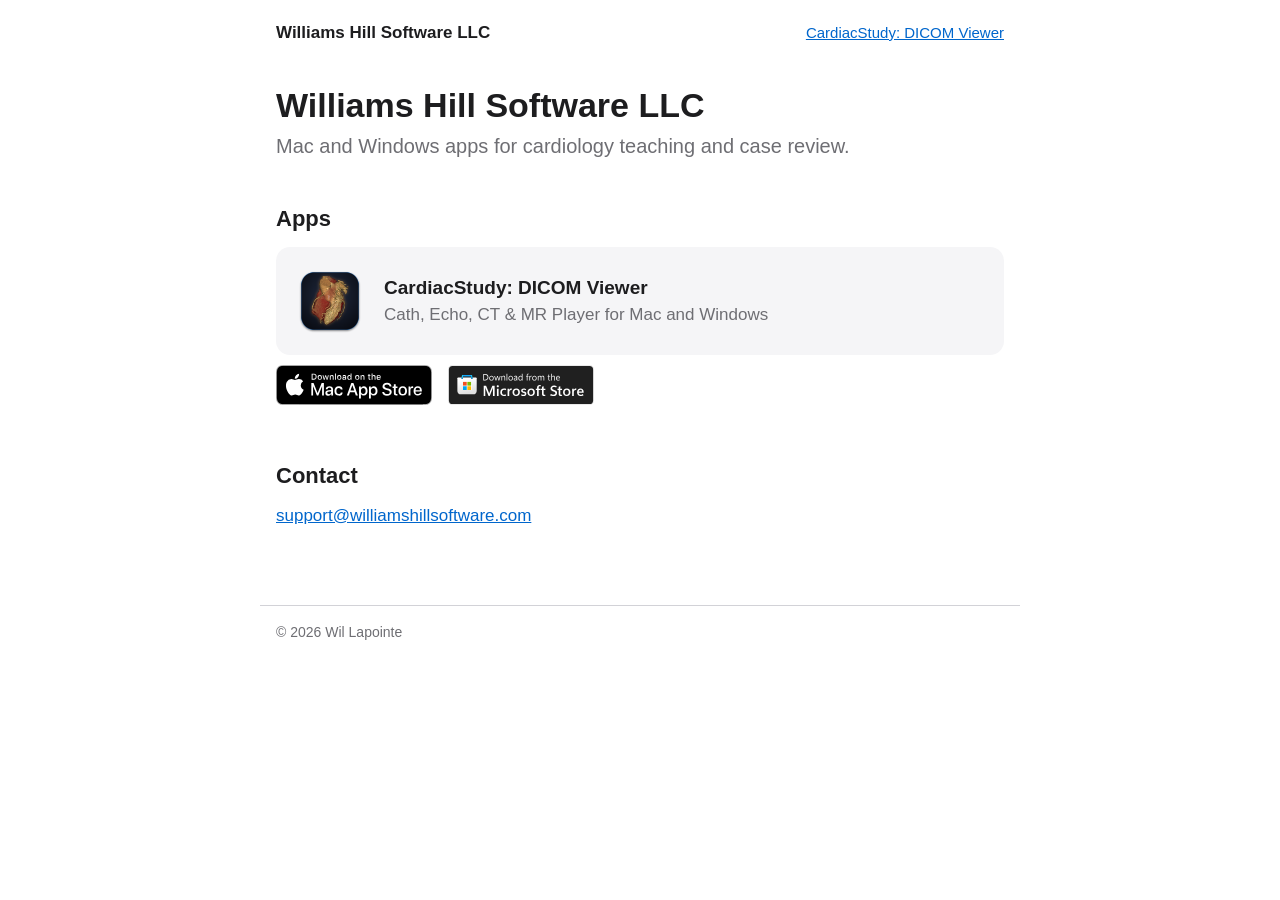
<file: index.html>
<!doctype html>
<html lang="en">
<head>
<meta charset="utf-8">
<meta name="viewport" content="width=device-width, initial-scale=1">
<title>Williams Hill Software LLC</title>
<meta name="description" content="Williams Hill Software LLC makes Mac and Windows apps for cardiology teaching and case review.">
<link rel="stylesheet" href="/site.css">
<link rel="icon" href="/cardiacstudy-player/icon.png">
</head>
<body>
<header class="site">
  <a class="brand" href="/">Williams Hill Software LLC</a>
  <nav><a href="/cardiacstudy-player/">CardiacStudy: DICOM Viewer</a></nav>
</header>
<main>
  <h1>Williams Hill Software LLC</h1>
  <p class="lede">Mac and Windows apps for cardiology teaching and case review.</p>

  <h2>Apps</h2>
  <a class="card" href="/cardiacstudy-player/">
    <img src="/cardiacstudy-player/icon.png" alt="">
    <div>
      <strong>CardiacStudy: DICOM Viewer</strong>
      <span>Cath, Echo, CT &amp; MR Player for Mac and Windows</span>
    </div>
  </a>
  <div class="badges">
    <a class="store-badge" href="https://apps.apple.com/app/id6824492948">
      <picture>
        <source srcset="/badges/mac-app-store-white.svg" media="(prefers-color-scheme: dark)">
        <img src="/badges/mac-app-store-black.svg" alt="Download on the Mac App Store" width="156" height="40">
      </picture>
    </a>
    <a class="store-badge" href="https://apps.microsoft.com/detail/9NCS1WJT41L2">
      <picture>
        <source srcset="/badges/microsoft-store-light.svg" media="(prefers-color-scheme: dark)">
        <img src="/badges/microsoft-store-dark.svg" alt="Get it from Microsoft" width="147" height="40">
      </picture>
    </a>
  </div>

  <h2>Contact</h2>
  <p><a href="mailto:support@williamshillsoftware.com">support@williamshillsoftware.com</a></p>
</main>
<footer>© 2026 Wil Lapointe</footer>
</body>
</html>
</file>
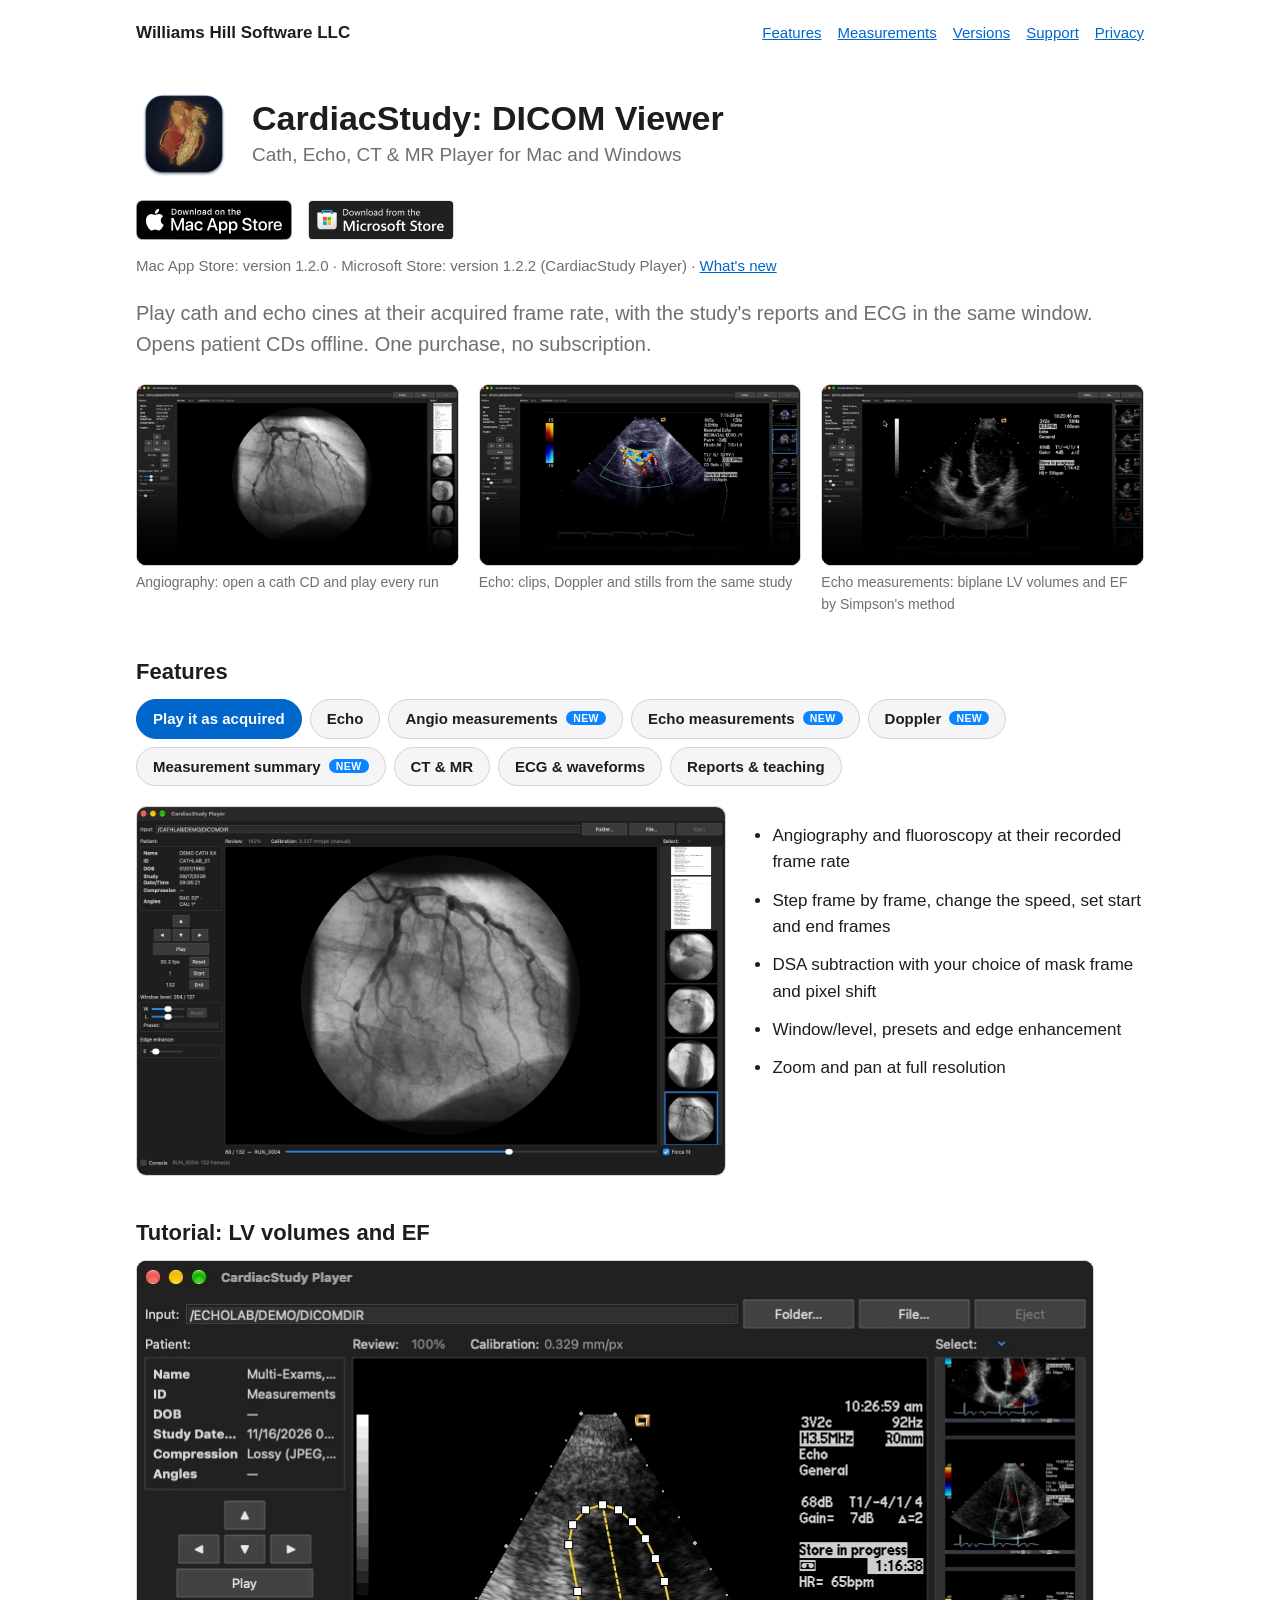
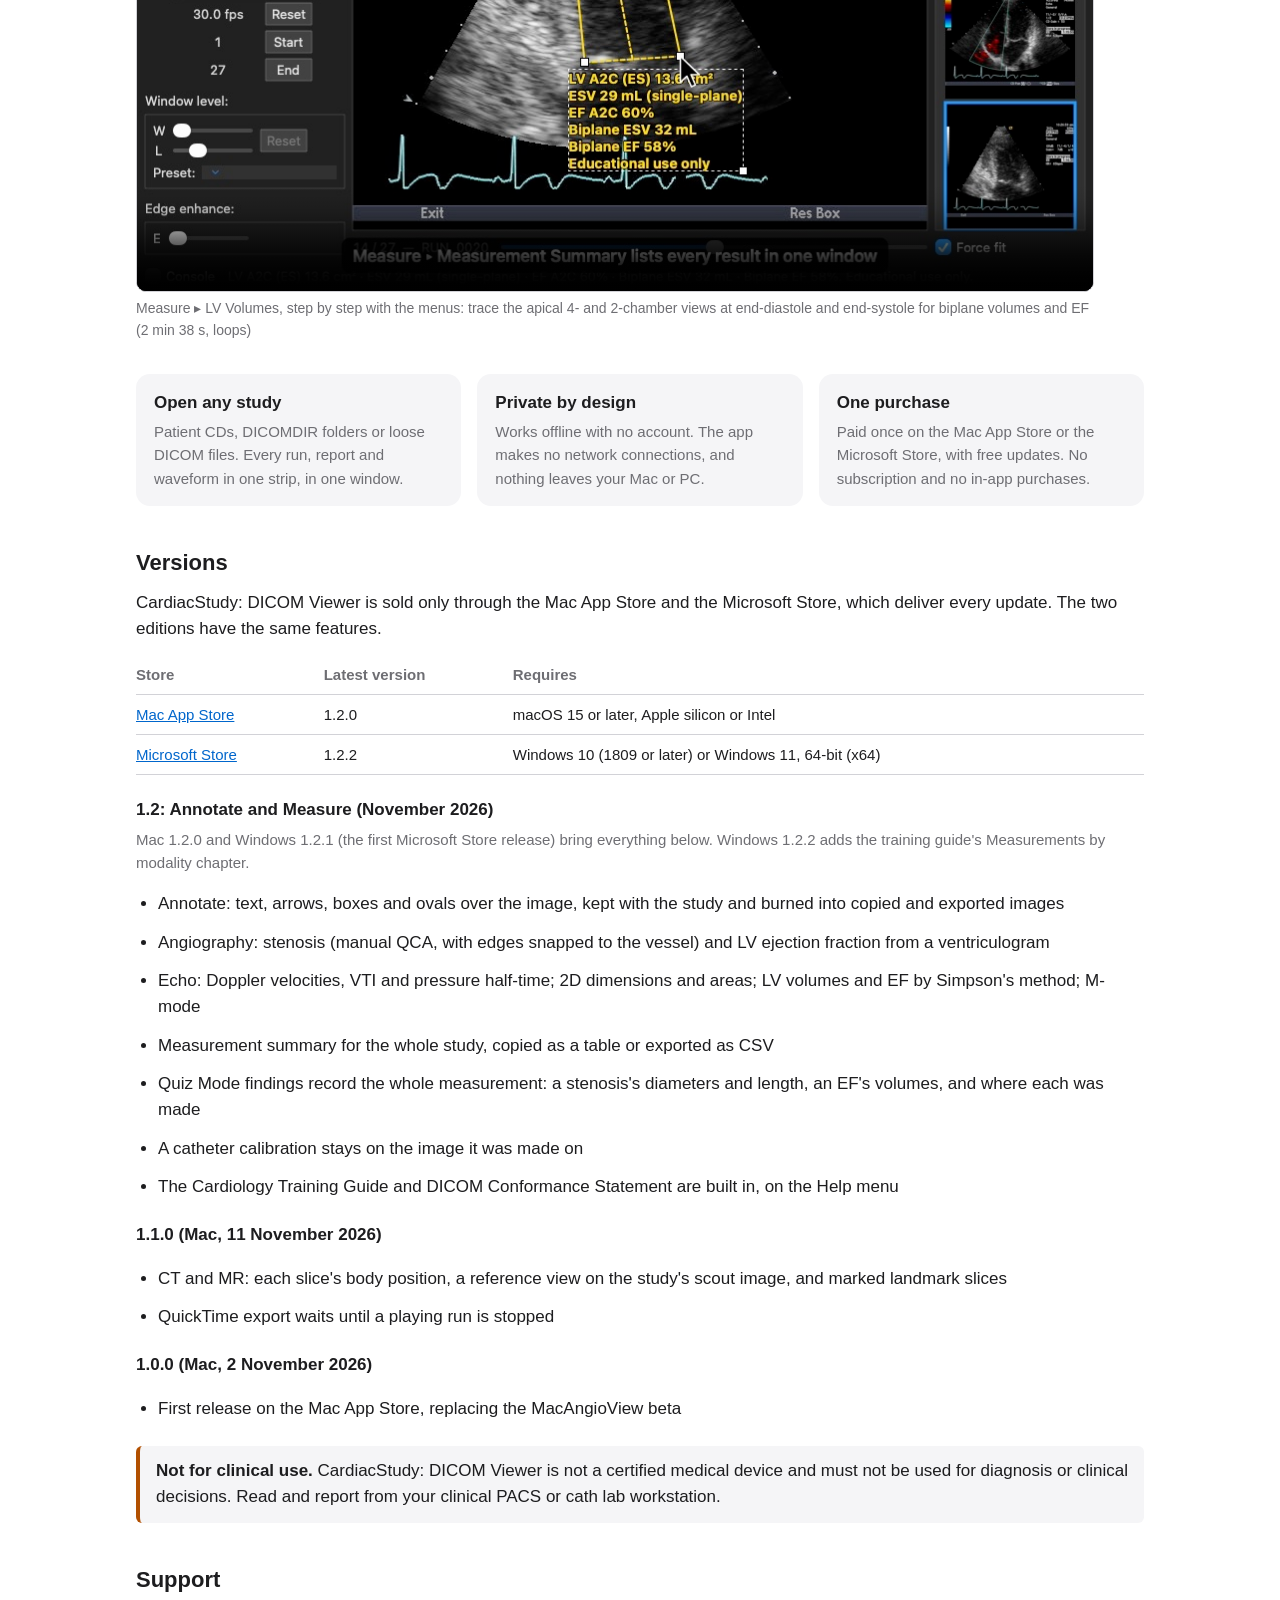
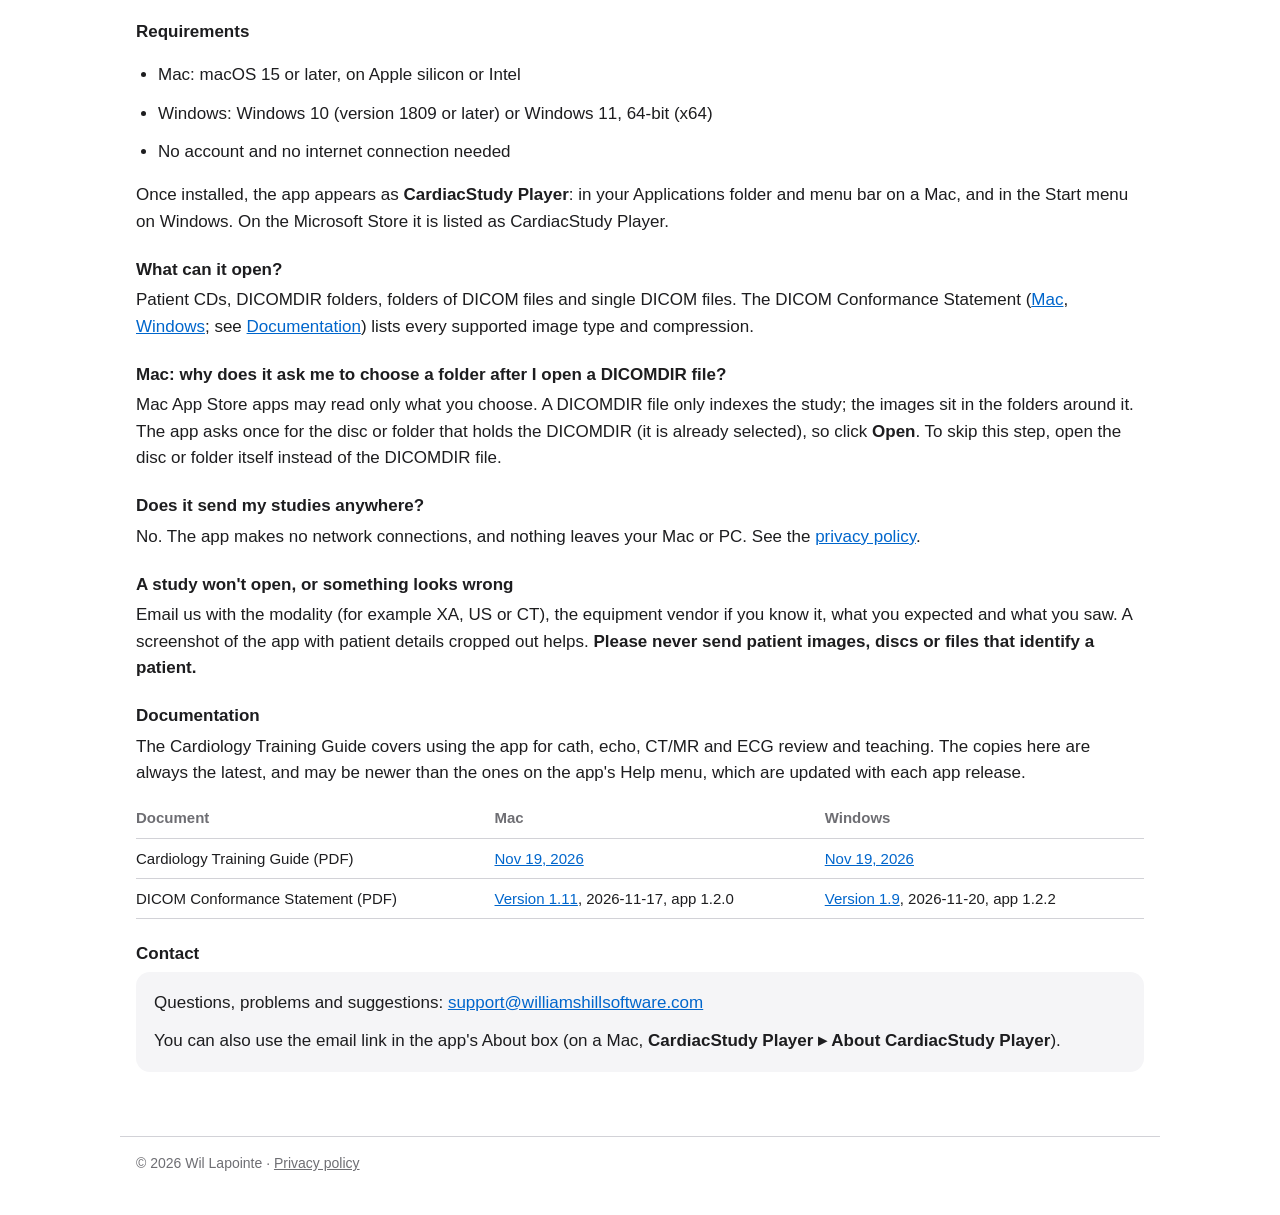
<file: cardiacstudy-player/index.html>
<!doctype html>
<html lang="en">
<head>
<meta charset="utf-8">
<meta name="viewport" content="width=device-width, initial-scale=1">
<title>CardiacStudy: DICOM Viewer — Cath, Echo, CT &amp; MR Player for Mac and Windows</title>
<meta name="description" content="CardiacStudy: DICOM Viewer is a DICOM viewer for Mac and Windows for cath, echo, cardiac CT/MR and ECG studies: cines at their acquired frame rate, reports and ECG alongside, measurements and Quiz Mode for teaching. Offline, one purchase on the Mac App Store or the Microsoft Store.">
<link rel="stylesheet" href="/site.css">
<link rel="icon" href="/cardiacstudy-player/icon.png">
</head>
<body class="wide">
<header class="site">
  <a class="brand" href="/">Williams Hill Software LLC</a>
  <nav><a href="#features">Features</a><a href="/cardiacstudy-player/measurements.html">Measurements</a><a href="#versions">Versions</a><a href="#support">Support</a><a href="/cardiacstudy-player/privacy.html">Privacy</a></nav>
</header>
<main>
  <div class="app-head">
    <img src="/cardiacstudy-player/icon.png" alt="CardiacStudy: DICOM Viewer icon">
    <div>
      <h1>CardiacStudy: DICOM Viewer</h1>
      <p>Cath, Echo, CT &amp; MR Player for Mac and Windows</p>
    </div>
  </div>

  <div class="badges">
    <a class="store-badge" href="https://apps.apple.com/app/id6824492948">
      <picture>
        <source srcset="/badges/mac-app-store-white.svg" media="(prefers-color-scheme: dark)">
        <img src="/badges/mac-app-store-black.svg" alt="Download on the Mac App Store" width="156" height="40">
      </picture>
    </a>
    <a class="store-badge" href="https://apps.microsoft.com/detail/9NCS1WJT41L2">
      <picture>
        <source srcset="/badges/microsoft-store-light.svg" media="(prefers-color-scheme: dark)">
        <img src="/badges/microsoft-store-dark.svg" alt="Get it from Microsoft" width="147" height="40">
      </picture>
    </a>
  </div>
  <p class="latest">Mac App Store: version <span id="mac-version">1.2.0</span> · Microsoft Store: version 1.2.2 (CardiacStudy Player) · <a href="#versions">What's new</a></p>

  <p class="lede">Play cath and echo cines at their acquired frame rate, with the study's reports and ECG in the same window. Opens patient CDs offline. One purchase, no subscription.</p>

  <div class="previews">
    <figure>
      <video src="/cardiacstudy-player/media/preview-angiography.mp4" poster="/cardiacstudy-player/media/poster-angiography.jpg"
             width="960" height="540" autoplay muted loop playsinline controls preload="metadata"
             aria-label="App preview: opening a cath study and playing coronary angiography runs"></video>
      <figcaption>Angiography: open a cath CD and play every run</figcaption>
    </figure>
    <figure>
      <video src="/cardiacstudy-player/media/preview-echo.mp4" poster="/cardiacstudy-player/media/poster-echo.jpg"
             width="960" height="540" autoplay muted loop playsinline controls preload="metadata"
             aria-label="App preview: playing echocardiography clips"></video>
      <figcaption>Echo: clips, Doppler and stills from the same study</figcaption>
    </figure>
    <figure>
      <video src="/cardiacstudy-player/media/preview-echo-biplane.mp4" poster="/cardiacstudy-player/media/poster-echo-biplane.jpg"
             width="960" height="540" autoplay muted loop playsinline controls preload="metadata"
             aria-label="App preview: tracing the left ventricle for biplane Simpson's volumes and ejection fraction"></video>
      <figcaption>Echo measurements: biplane LV volumes and EF by Simpson's method</figcaption>
    </figure>
  </div>

  <h2 id="features">Features</h2>
  <div class="tabs" role="tablist" aria-label="Features" hidden>
    <button class="tab" role="tab" aria-selected="true" aria-controls="f-play" id="t-play">Play it as acquired</button>
    <button class="tab" role="tab" aria-selected="false" aria-controls="f-echo" id="t-echo">Echo</button>
    <button class="tab" role="tab" aria-selected="false" aria-controls="f-angio-measure" id="t-angio-measure">Angio measurements <span class="new">New</span></button>
    <button class="tab" role="tab" aria-selected="false" aria-controls="f-echo-measure" id="t-echo-measure">Echo measurements <span class="new">New</span></button>
    <button class="tab" role="tab" aria-selected="false" aria-controls="f-doppler" id="t-doppler">Doppler <span class="new">New</span></button>
    <button class="tab" role="tab" aria-selected="false" aria-controls="f-summary" id="t-summary">Measurement summary <span class="new">New</span></button>
    <button class="tab" role="tab" aria-selected="false" aria-controls="f-ct" id="t-ct">CT &amp; MR</button>
    <button class="tab" role="tab" aria-selected="false" aria-controls="f-ecg" id="t-ecg">ECG &amp; waveforms</button>
    <button class="tab" role="tab" aria-selected="false" aria-controls="f-report" id="t-report">Reports &amp; teaching</button>
  </div>

  <section class="page" id="f-play" role="tabpanel" aria-labelledby="t-play">
    <img src="/cardiacstudy-player/media/angiography.jpg" width="1440" height="900" loading="lazy"
         alt="CardiacStudy: DICOM Viewer showing a coronary angiogram with the run thumbnails beside it">
    <div>
      <h3>Play it as acquired</h3>
      <ul>
        <li>Angiography and fluoroscopy at their recorded frame rate</li>
        <li>Step frame by frame, change the speed, set start and end frames</li>
        <li>DSA subtraction with your choice of mask frame and pixel shift</li>
        <li>Window/level, presets and edge enhancement</li>
        <li>Zoom and pan at full resolution</li>
      </ul>
    </div>
  </section>

  <section class="page" id="f-echo" role="tabpanel" aria-labelledby="t-echo">
    <img src="/cardiacstudy-player/media/echo.jpg" width="1440" height="900" loading="lazy"
         alt="CardiacStudy: DICOM Viewer showing an echocardiography Doppler image">
    <div>
      <h3>Echo</h3>
      <ul>
        <li>Echo clips, video and still images</li>
        <li>Calipers calibrated from the ultrasound region or to catheter size</li>
        <li>Reads current DICOM compression, including JPEG XL</li>
      </ul>
    </div>
  </section>

  <section class="page" id="f-angio-measure" role="tabpanel" aria-labelledby="t-angio-measure">
    <img src="/cardiacstudy-player/media/angio-stenosis.jpg" width="1440" height="900" loading="lazy"
         alt="CardiacStudy: DICOM Viewer zoomed onto a circumflex lesion measured at 68% diameter stenosis, calibrated on the guiding catheter">
    <div>
      <h3>Angio measurements (new in 1.2)</h3>
      <ul>
        <li>Stenosis: reference and minimal lumen diameters that snap to the vessel edges, a second reference and lesion length</li>
        <li>% diameter and % area stenosis, in millimetres once the caliper is calibrated on the catheter</li>
        <li>LV ejection fraction from end-diastolic and end-systolic ventriculogram traces</li>
        <li>Text, arrows, boxes and ovals, kept with the study and burned into copies and exports</li>
        <li>Every result is labelled "Educational use only"</li>
      </ul>
      <p><a href="/cardiacstudy-player/measurements.html">All measurements by modality</a></p>
    </div>
  </section>

  <section class="page" id="f-echo-measure" role="tabpanel" aria-labelledby="t-echo-measure">
    <img src="/cardiacstudy-player/media/echo-biplane.jpg" width="1440" height="900" loading="lazy"
         alt="CardiacStudy: DICOM Viewer showing an apical 2-chamber LV trace with the biplane Simpson's volumes and ejection fraction">
    <div>
      <h3>Echo measurements (new in 1.2)</h3>
      <ul>
        <li>LV volumes and EF by Simpson's method, single-plane or biplane across two clips</li>
        <li>Doppler velocities, VTI and pressure half-time, with E/A and E/e′</li>
        <li>2D dimensions and areas, LV mass, LA volume and M-mode</li>
        <li>Each calibrated by the ultrasound region it is drawn in</li>
        <li>A measurement summary for the whole study, copied as a table or exported as CSV, with no patient details from the images</li>
      </ul>
      <p><a href="/cardiacstudy-player/measurements.html">All measurements by modality</a></p>
    </div>
  </section>

  <section class="page" id="f-doppler" role="tabpanel" aria-labelledby="t-doppler">
    <img src="/cardiacstudy-player/media/echo-doppler.jpg" width="1440" height="900" loading="lazy"
         alt="CardiacStudy: DICOM Viewer showing a mitral inflow pulsed-wave Doppler strip with E and A velocities, peak gradients and E/A measured">
    <div>
      <h3>Doppler (new in 1.2)</h3>
      <ul>
        <li>Peak velocities and gradients, VTI and pressure half-time on PW and CW Doppler strips</li>
        <li>E/A and E/e′ worked out for you</li>
        <li>Calibrated from the Doppler region's own velocity scale, so no manual setup</li>
        <li>The pointer is a crosshair wherever a click places a point</li>
      </ul>
    </div>
  </section>

  <section class="page" id="f-summary" role="tabpanel" aria-labelledby="t-summary">
    <img src="/cardiacstudy-player/media/measurement-summary.jpg" width="1440" height="900" loading="lazy"
         alt="CardiacStudy: DICOM Viewer's Measurement Summary window listing every measurement in an echo study with study results such as biplane EF">
    <div>
      <h3>Measurement summary (new in 1.2)</h3>
      <ul>
        <li>Every measurement in the study in one window, with where each was made</li>
        <li>The mean of repeated measurements (never of stenoses)</li>
        <li>Study results that combine images, such as biplane EF, stroke volume and aortic valve area</li>
        <li>A catheter calibration is listed too, so you can see what a run's lengths are based on</li>
        <li>Copy as a table or export CSV, with no patient details from the images</li>
      </ul>
    </div>
  </section>

  <section class="page" id="f-ct" role="tabpanel" aria-labelledby="t-ct">
    <img src="/cardiacstudy-player/media/ct.jpg" width="1440" height="900" loading="lazy"
         alt="CardiacStudy: DICOM Viewer showing a cardiac CT slice with its position on a scout reference view and marked landmark slices">
    <div>
      <h3>CT &amp; MR</h3>
      <ul>
        <li>CT and MR series you step through slice by slice</li>
        <li>Each slice's body position, for example "S 42.5 mm"</li>
        <li>A reference view on the study's own scout image: click or drag it to jump to any level</li>
        <li>Mark landmark slices (Aortic root, Left main, LAD, Apex or your own names) and jump back to them</li>
      </ul>
    </div>
  </section>

  <section class="page" id="f-ecg" role="tabpanel" aria-labelledby="t-ecg">
    <img src="/cardiacstudy-player/media/ecg.jpg" width="1440" height="900" loading="lazy"
         alt="CardiacStudy: DICOM Viewer showing a 12-lead ECG drawn as lead strips">
    <div>
      <h3>ECG &amp; waveforms</h3>
      <ul>
        <li>12-lead ECG and hemodynamic waveforms drawn as calibrated lead strips</li>
        <li>Paged like a document, right beside the imaging</li>
      </ul>
    </div>
  </section>

  <section class="page" id="f-report" role="tabpanel" aria-labelledby="t-report">
    <img src="/cardiacstudy-player/media/report.jpg" width="1440" height="900" loading="lazy"
         alt="CardiacStudy: DICOM Viewer showing a quantitative arteriography report">
    <div>
      <h3>Reports &amp; teaching</h3>
      <ul>
        <li>Structured reports, PDF reports and presentation states, paged like documents</li>
        <li>Quiz Mode: hide the report, read the images cold, record your findings with the measurements behind them, then compare</li>
        <li>Export QuickTime movies and still frames for lectures</li>
        <li>Crop burned-in patient details out of exported images</li>
      </ul>
    </div>
  </section>

  <h2 id="tutorial">Tutorial: LV volumes and EF</h2>
  <figure class="tutorial">
    <video src="/cardiacstudy-player/media/walkthrough-lv-volumes-menus.mp4" poster="/cardiacstudy-player/media/poster-walkthrough-lv-volumes-menus.jpg"
           width="958" height="632" autoplay muted loop playsinline controls preload="metadata"
           aria-label="Tutorial: choosing Measure ▸ LV Volumes from the menus, then tracing the LV in apical 4- and 2-chamber views at end-diastole and end-systole for biplane Simpson's volumes and ejection fraction"></video>
    <figcaption>Measure ▸ LV Volumes, step by step with the menus: trace the apical 4- and 2-chamber views at end-diastole and end-systole for biplane volumes and EF (2 min 38 s, loops)</figcaption>
  </figure>

  <div class="facts">
    <div><strong>Open any study</strong><p>Patient CDs, DICOMDIR folders or loose DICOM files. Every run, report and waveform in one strip, in one window.</p></div>
    <div><strong>Private by design</strong><p>Works offline with no account. The app makes no network connections, and nothing leaves your Mac or PC.</p></div>
    <div><strong>One purchase</strong><p>Paid once on the Mac App Store or the Microsoft Store, with free updates. No subscription and no in-app purchases.</p></div>
  </div>

  <h2 id="versions">Versions</h2>
  <p>CardiacStudy: DICOM Viewer is sold only through the Mac App Store and the Microsoft Store, which deliver every update. The two editions have the same features.</p>
  <table class="versions">
    <thead><tr><th>Store</th><th>Latest version</th><th>Requires</th></tr></thead>
    <tbody>
      <tr><td><a href="https://apps.apple.com/app/id6824492948">Mac App Store</a></td><td><span id="mac-version-2">1.2.0</span></td><td>macOS 15 or later, Apple silicon or Intel</td></tr>
      <tr><td><a href="https://apps.microsoft.com/detail/9NCS1WJT41L2">Microsoft Store</a></td><td>1.2.2</td><td>Windows 10 (1809 or later) or Windows 11, 64-bit (x64)</td></tr>
    </tbody>
  </table>

  <h3>1.2: Annotate and Measure (November 2026)</h3>
  <p class="ver-note">Mac 1.2.0 and Windows 1.2.1 (the first Microsoft Store release) bring everything below. Windows 1.2.2 adds the training guide's Measurements by modality chapter.</p>
  <ul>
    <li>Annotate: text, arrows, boxes and ovals over the image, kept with the study and burned into copied and exported images</li>
    <li>Angiography: stenosis (manual QCA, with edges snapped to the vessel) and LV ejection fraction from a ventriculogram</li>
    <li>Echo: Doppler velocities, VTI and pressure half-time; 2D dimensions and areas; LV volumes and EF by Simpson's method; M-mode</li>
    <li>Measurement summary for the whole study, copied as a table or exported as CSV</li>
    <li>Quiz Mode findings record the whole measurement: a stenosis's diameters and length, an EF's volumes, and where each was made</li>
    <li>A catheter calibration stays on the image it was made on</li>
    <li>The Cardiology Training Guide and DICOM Conformance Statement are built in, on the Help menu</li>
  </ul>

  <h3>1.1.0 (Mac, 11 November 2026)</h3>
  <ul>
    <li>CT and MR: each slice's body position, a reference view on the study's scout image, and marked landmark slices</li>
    <li>QuickTime export waits until a playing run is stopped</li>
  </ul>

  <h3>1.0.0 (Mac, 2 November 2026)</h3>
  <ul>
    <li>First release on the Mac App Store, replacing the MacAngioView beta</li>
  </ul>

  <div class="notice">
    <p><strong>Not for clinical use.</strong> CardiacStudy: DICOM Viewer is not a certified medical device and must not be used for diagnosis or clinical decisions. Read and report from your clinical PACS or cath lab workstation.</p>
  </div>

  <h2 id="support">Support</h2>

  <h3>Requirements</h3>
  <ul>
    <li>Mac: macOS 15 or later, on Apple silicon or Intel</li>
    <li>Windows: Windows 10 (version 1809 or later) or Windows 11, 64-bit (x64)</li>
    <li>No account and no internet connection needed</li>
  </ul>
  <p>Once installed, the app appears as <strong>CardiacStudy Player</strong>: in your Applications folder and menu bar on a Mac, and in the Start menu on Windows. On the Microsoft Store it is listed as CardiacStudy Player.</p>

  <h3>What can it open?</h3>
  <p>Patient CDs, DICOMDIR folders, folders of DICOM files and single DICOM files. The DICOM Conformance Statement (<a href="/cardiacstudy-player/DICOM_CONFORMANCE.pdf?v=1.11">Mac</a>, <a href="/cardiacstudy-player/windows/DICOM_CONFORMANCE.pdf?v=1.9-1.2.2">Windows</a>; see <a href="#documentation">Documentation</a>) lists every supported image type and compression.</p>

  <h3>Mac: why does it ask me to choose a folder after I open a DICOMDIR file?</h3>
  <p>Mac App Store apps may read only what you choose. A DICOMDIR file only indexes the study; the images sit in the folders around it. The app asks once for the disc or folder that holds the DICOMDIR (it is already selected), so click <strong>Open</strong>. To skip this step, open the disc or folder itself instead of the DICOMDIR file.</p>

  <h3>Does it send my studies anywhere?</h3>
  <p>No. The app makes no network connections, and nothing leaves your Mac or PC. See the <a href="/cardiacstudy-player/privacy.html">privacy policy</a>.</p>

  <h3>A study won't open, or something looks wrong</h3>
  <p>Email us with the modality (for example XA, US or CT), the equipment vendor if you know it, what you expected and what you saw. A screenshot of the app with patient details cropped out helps. <strong>Please never send patient images, discs or files that identify a patient.</strong></p>

  <h3 id="documentation">Documentation</h3>
  <p>The Cardiology Training Guide covers using the app for cath, echo, CT/MR and ECG review and teaching. The copies here are always the latest, and may be newer than the ones on the app's Help menu, which are updated with each app release.</p>
  <table class="versions docs">
    <thead><tr><th>Document</th><th>Mac</th><th>Windows</th></tr></thead>
    <tbody>
      <tr><td>Cardiology Training Guide (PDF)</td>
          <td><a href="/cardiacstudy-player/CardiacStudyPlayer-Cardiology-Training-Guide.pdf?v=2026-11-19">Nov 19, 2026</a></td>
          <td><a href="/cardiacstudy-player/windows/CardiacStudyPlayer-Cardiology-Training-Guide.pdf?v=2026-11-19-1.2.2">Nov 19, 2026</a></td></tr>
      <tr><td>DICOM Conformance Statement (PDF)</td>
          <td><a href="/cardiacstudy-player/DICOM_CONFORMANCE.pdf?v=1.11">Version 1.11</a>, 2026-11-17, app 1.2.0</td>
          <td><a href="/cardiacstudy-player/windows/DICOM_CONFORMANCE.pdf?v=1.9-1.2.2">Version 1.9</a>, 2026-11-20, app 1.2.2</td></tr>
    </tbody>
  </table>

  <h3>Contact</h3>
  <div class="contact">
    <p>Questions, problems and suggestions: <a href="mailto:support@williamshillsoftware.com">support@williamshillsoftware.com</a></p>
    <p>You can also use the email link in the app's About box (on a Mac, <strong>CardiacStudy Player ▸ About CardiacStudy Player</strong>).</p>
  </div>
</main>
<footer>© 2026 Wil Lapointe · <a href="/cardiacstudy-player/privacy.html">Privacy policy</a></footer>
<script>
// Feature pages: one page at a time once JavaScript runs; without it every
// page shows, stacked.
(function () {
  var tabs = document.querySelector('.tabs');
  if (!tabs) return;
  var buttons = tabs.querySelectorAll('.tab');
  function show(btn) {
    buttons.forEach(function (b) {
      var on = b === btn;
      b.setAttribute('aria-selected', String(on));
      document.getElementById(b.getAttribute('aria-controls')).hidden = !on;
    });
  }
  tabs.hidden = false;
  show(buttons[0]);
  tabs.addEventListener('click', function (e) {
    var btn = e.target.closest('.tab');
    if (btn) show(btn);
  });
})();
</script>
<script>
// The Mac App Store's current version, from Apple's public lookup (JSONP,
// as it sends no CORS header). On any failure the version written above stays.
function macVersion(r) {
  var v = r && r.results && r.results[0] && r.results[0].version;
  if (!v) return;
  ['mac-version', 'mac-version-2'].forEach(function (id) {
    var el = document.getElementById(id);
    if (el) el.textContent = v;
  });
}
</script>
<script async src="https://itunes.apple.com/lookup?id=6824492948&amp;callback=macVersion"></script>
</body>
</html>
</file>
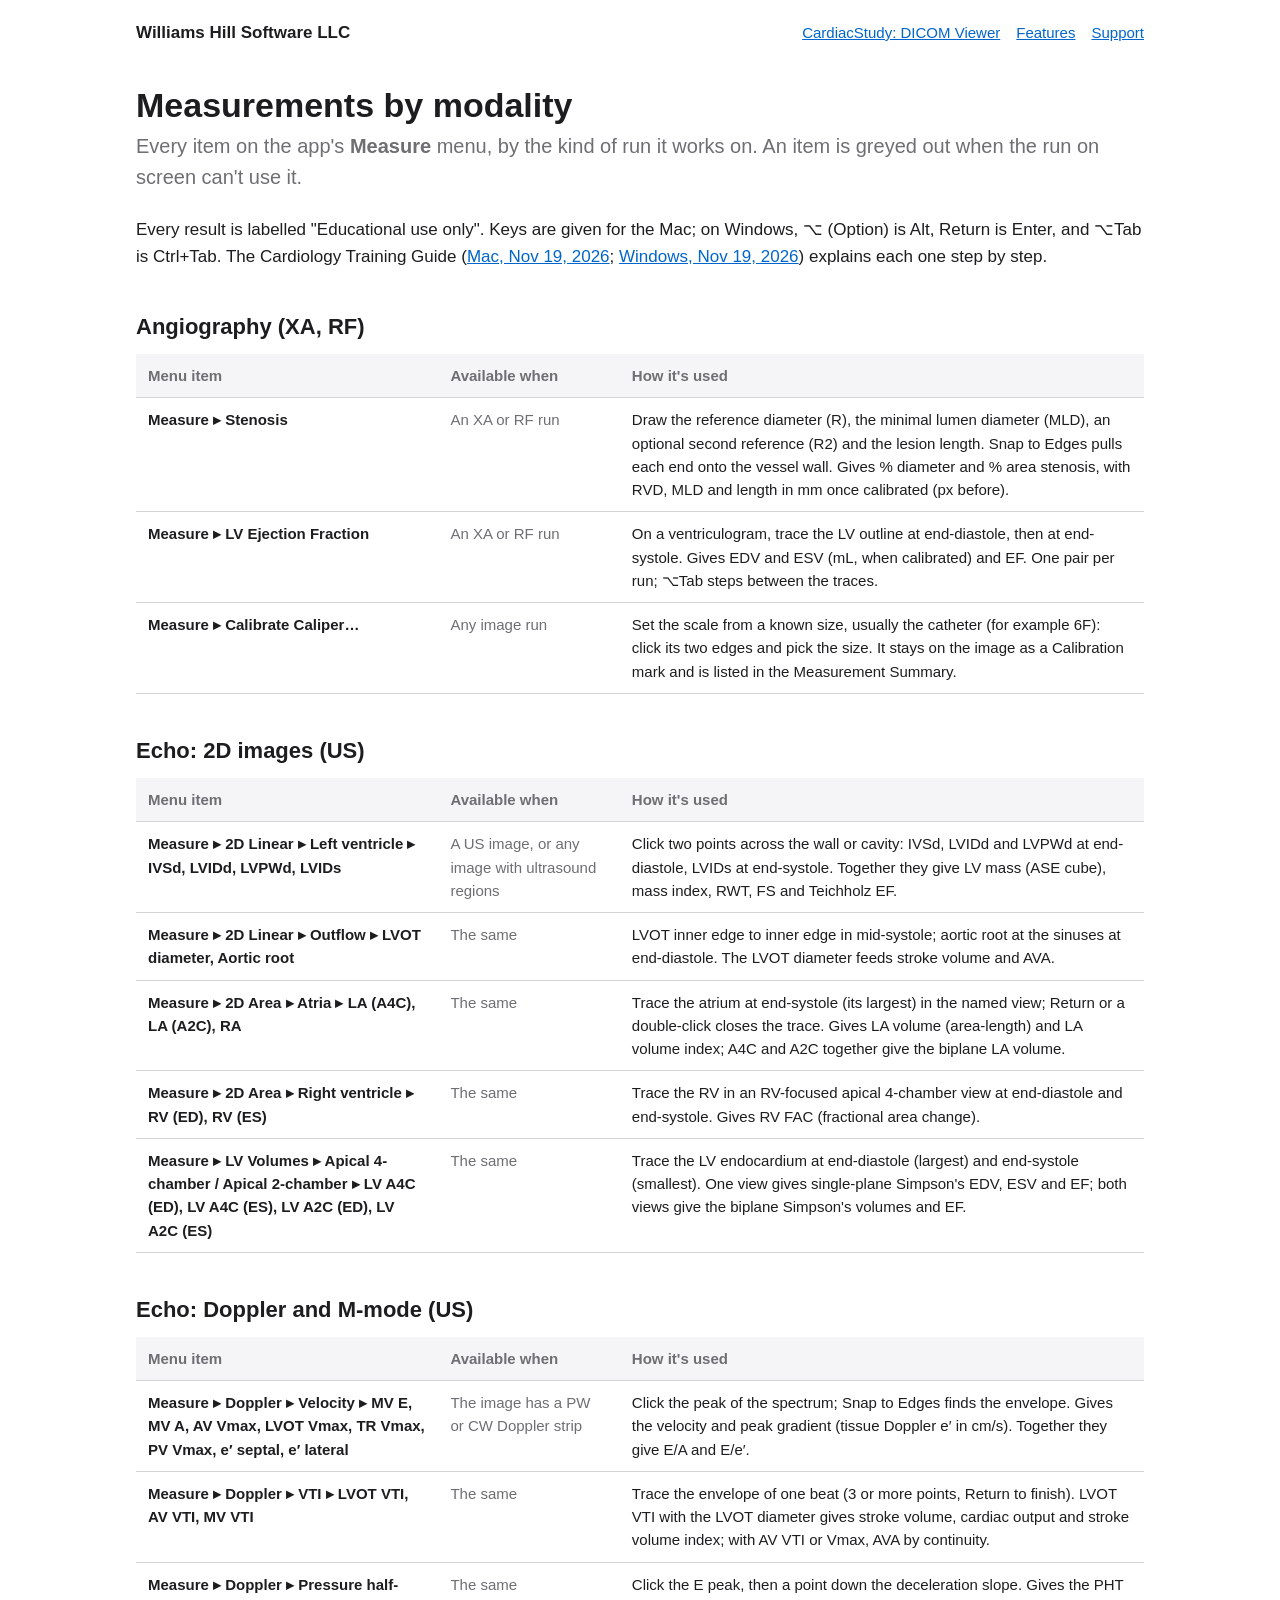
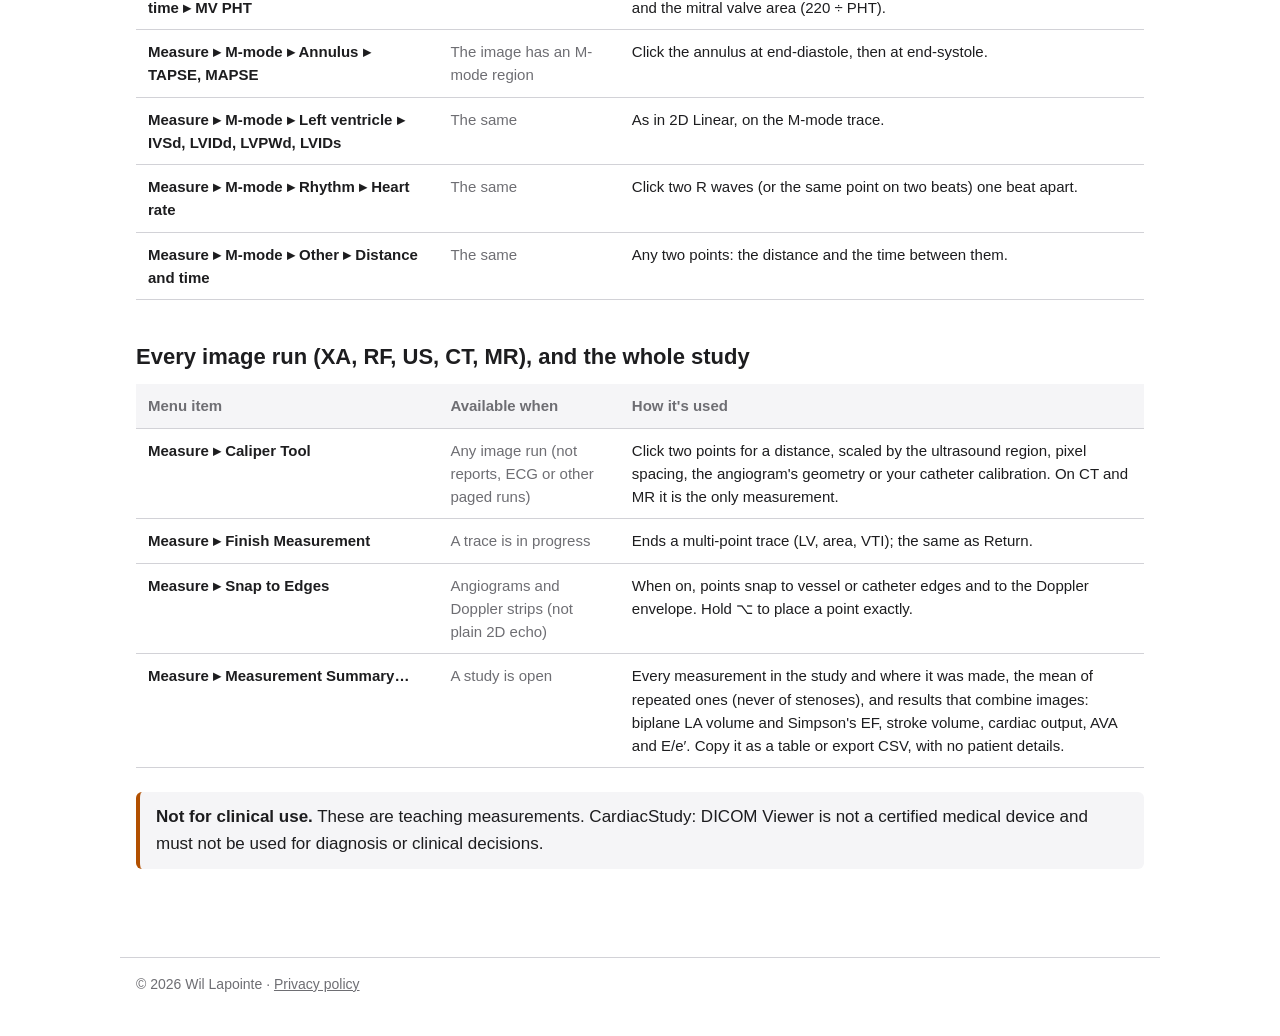
<file: cardiacstudy-player/measurements.html>
<!doctype html>
<html lang="en">
<head>
<meta charset="utf-8">
<meta name="viewport" content="width=device-width, initial-scale=1">
<title>Measurements by Modality — CardiacStudy: DICOM Viewer</title>
<meta name="description" content="Every measurement in CardiacStudy: DICOM Viewer, by modality: stenosis and LV EF on angiograms; 2D, LV volumes, Doppler and M-mode on echo; the caliper on every image; and the study's measurement summary.">
<link rel="stylesheet" href="/site.css">
<link rel="icon" href="/cardiacstudy-player/icon.png">
</head>
<body class="wide">
<header class="site">
  <a class="brand" href="/">Williams Hill Software LLC</a>
  <nav><a href="/cardiacstudy-player/">CardiacStudy: DICOM Viewer</a><a href="/cardiacstudy-player/#features">Features</a><a href="/cardiacstudy-player/#support">Support</a></nav>
</header>
<main>
  <h1>Measurements by modality</h1>
  <p class="lede">Every item on the app's <strong>Measure</strong> menu, by the kind of run it works on. An item is greyed out when the run on screen can't use it.</p>
  <p>Every result is labelled "Educational use only". Keys are given for the Mac; on Windows, ⌥ (Option) is Alt, Return is Enter, and ⌥Tab is Ctrl+Tab. The Cardiology Training Guide (<a href="/cardiacstudy-player/CardiacStudyPlayer-Cardiology-Training-Guide.pdf?v=2026-11-19">Mac, Nov 19, 2026</a>; <a href="/cardiacstudy-player/windows/CardiacStudyPlayer-Cardiology-Training-Guide.pdf?v=2026-11-19-1.2.2">Windows, Nov 19, 2026</a>) explains each one step by step.</p>

  <h2 id="angiography">Angiography (XA, RF)</h2>

  <table class="meas">
    <thead><tr><th>Menu item</th><th>Available when</th><th>How it's used</th></tr></thead>
    <tbody>
      <tr><td>Measure ▸ Stenosis</td><td>An XA or RF run</td><td>Draw the reference diameter (R), the minimal lumen diameter (MLD), an optional second reference (R2) and the lesion length. Snap to Edges pulls each end onto the vessel wall. Gives % diameter and % area stenosis, with RVD, MLD and length in mm once calibrated (px before).</td></tr>
      <tr><td>Measure ▸ LV Ejection Fraction</td><td>An XA or RF run</td><td>On a ventriculogram, trace the LV outline at end-diastole, then at end-systole. Gives EDV and ESV (mL, when calibrated) and EF. One pair per run; ⌥Tab steps between the traces.</td></tr>
      <tr><td>Measure ▸ Calibrate Caliper…</td><td>Any image run</td><td>Set the scale from a known size, usually the catheter (for example 6F): click its two edges and pick the size. It stays on the image as a Calibration mark and is listed in the Measurement Summary.</td></tr>
    </tbody>
  </table>

  <h2 id="echo-2d">Echo: 2D images (US)</h2>

  <table class="meas">
    <thead><tr><th>Menu item</th><th>Available when</th><th>How it's used</th></tr></thead>
    <tbody>
      <tr><td>Measure ▸ 2D Linear ▸ Left ventricle ▸ IVSd, LVIDd, LVPWd, LVIDs</td><td>A US image, or any image with ultrasound regions</td><td>Click two points across the wall or cavity: IVSd, LVIDd and LVPWd at end-diastole, LVIDs at end-systole. Together they give LV mass (ASE cube), mass index, RWT, FS and Teichholz EF.</td></tr>
      <tr><td>Measure ▸ 2D Linear ▸ Outflow ▸ LVOT diameter, Aortic root</td><td>The same</td><td>LVOT inner edge to inner edge in mid-systole; aortic root at the sinuses at end-diastole. The LVOT diameter feeds stroke volume and AVA.</td></tr>
      <tr><td>Measure ▸ 2D Area ▸ Atria ▸ LA (A4C), LA (A2C), RA</td><td>The same</td><td>Trace the atrium at end-systole (its largest) in the named view; Return or a double-click closes the trace. Gives LA volume (area-length) and LA volume index; A4C and A2C together give the biplane LA volume.</td></tr>
      <tr><td>Measure ▸ 2D Area ▸ Right ventricle ▸ RV (ED), RV (ES)</td><td>The same</td><td>Trace the RV in an RV-focused apical 4-chamber view at end-diastole and end-systole. Gives RV FAC (fractional area change).</td></tr>
      <tr><td>Measure ▸ LV Volumes ▸ Apical 4-chamber / Apical 2-chamber ▸ LV A4C (ED), LV A4C (ES), LV A2C (ED), LV A2C (ES)</td><td>The same</td><td>Trace the LV endocardium at end-diastole (largest) and end-systole (smallest). One view gives single-plane Simpson's EDV, ESV and EF; both views give the biplane Simpson's volumes and EF.</td></tr>
    </tbody>
  </table>

  <h2 id="echo-doppler">Echo: Doppler and M-mode (US)</h2>

  <table class="meas">
    <thead><tr><th>Menu item</th><th>Available when</th><th>How it's used</th></tr></thead>
    <tbody>
      <tr><td>Measure ▸ Doppler ▸ Velocity ▸ MV E, MV A, AV Vmax, LVOT Vmax, TR Vmax, PV Vmax, e′ septal, e′ lateral</td><td>The image has a PW or CW Doppler strip</td><td>Click the peak of the spectrum; Snap to Edges finds the envelope. Gives the velocity and peak gradient (tissue Doppler e′ in cm/s). Together they give E/A and E/e′.</td></tr>
      <tr><td>Measure ▸ Doppler ▸ VTI ▸ LVOT VTI, AV VTI, MV VTI</td><td>The same</td><td>Trace the envelope of one beat (3 or more points, Return to finish). LVOT VTI with the LVOT diameter gives stroke volume, cardiac output and stroke volume index; with AV VTI or Vmax, AVA by continuity.</td></tr>
      <tr><td>Measure ▸ Doppler ▸ Pressure half-time ▸ MV PHT</td><td>The same</td><td>Click the E peak, then a point down the deceleration slope. Gives the PHT and the mitral valve area (220 ÷ PHT).</td></tr>
      <tr><td>Measure ▸ M-mode ▸ Annulus ▸ TAPSE, MAPSE</td><td>The image has an M-mode region</td><td>Click the annulus at end-diastole, then at end-systole.</td></tr>
      <tr><td>Measure ▸ M-mode ▸ Left ventricle ▸ IVSd, LVIDd, LVPWd, LVIDs</td><td>The same</td><td>As in 2D Linear, on the M-mode trace.</td></tr>
      <tr><td>Measure ▸ M-mode ▸ Rhythm ▸ Heart rate</td><td>The same</td><td>Click two R waves (or the same point on two beats) one beat apart.</td></tr>
      <tr><td>Measure ▸ M-mode ▸ Other ▸ Distance and time</td><td>The same</td><td>Any two points: the distance and the time between them.</td></tr>
    </tbody>
  </table>

  <h2 id="every-run">Every image run (XA, RF, US, CT, MR), and the whole study</h2>

  <table class="meas">
    <thead><tr><th>Menu item</th><th>Available when</th><th>How it's used</th></tr></thead>
    <tbody>
      <tr><td>Measure ▸ Caliper Tool</td><td>Any image run (not reports, ECG or other paged runs)</td><td>Click two points for a distance, scaled by the ultrasound region, pixel spacing, the angiogram's geometry or your catheter calibration. On CT and MR it is the only measurement.</td></tr>
      <tr><td>Measure ▸ Finish Measurement</td><td>A trace is in progress</td><td>Ends a multi-point trace (LV, area, VTI); the same as Return.</td></tr>
      <tr><td>Measure ▸ Snap to Edges</td><td>Angiograms and Doppler strips (not plain 2D echo)</td><td>When on, points snap to vessel or catheter edges and to the Doppler envelope. Hold ⌥ to place a point exactly.</td></tr>
      <tr><td>Measure ▸ Measurement Summary…</td><td>A study is open</td><td>Every measurement in the study and where it was made, the mean of repeated ones (never of stenoses), and results that combine images: biplane LA volume and Simpson's EF, stroke volume, cardiac output, AVA and E/e′. Copy it as a table or export CSV, with no patient details.</td></tr>
    </tbody>
  </table>

  <div class="notice">
    <p><strong>Not for clinical use.</strong> These are teaching measurements. CardiacStudy: DICOM Viewer is not a certified medical device and must not be used for diagnosis or clinical decisions.</p>
  </div>
</main>
<footer>© 2026 Wil Lapointe · <a href="/cardiacstudy-player/privacy.html">Privacy policy</a></footer>
</body>
</html>
</file>
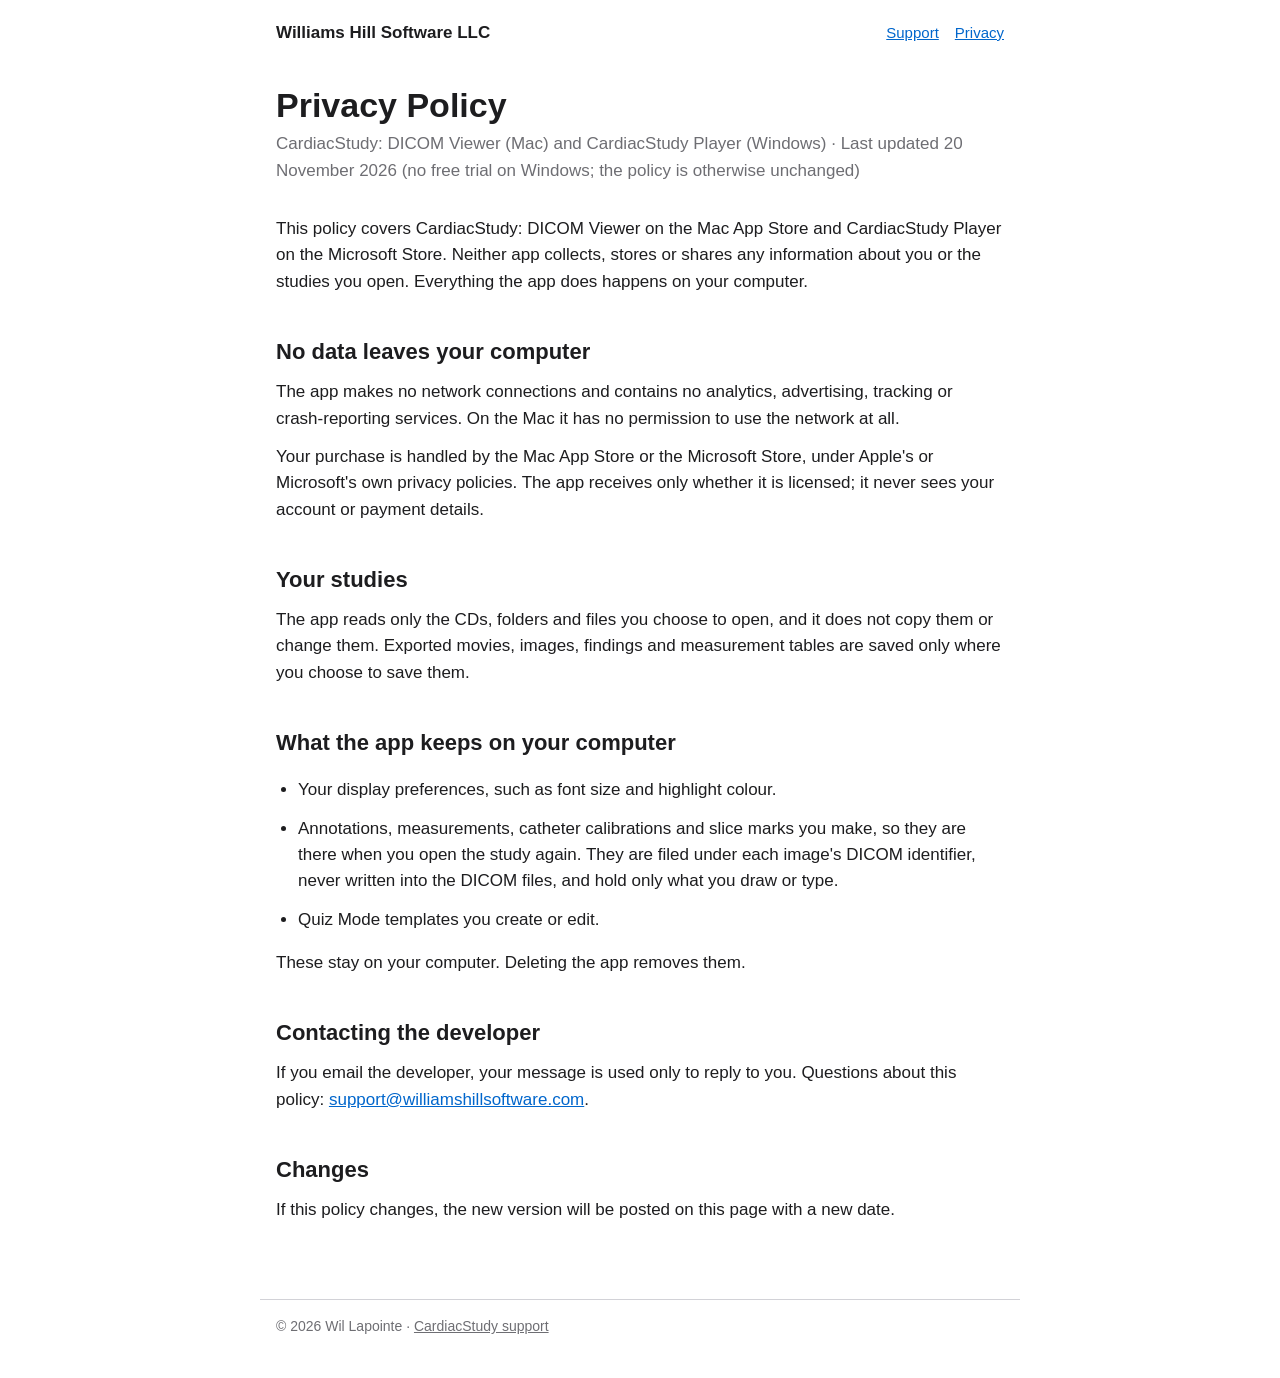
<file: cardiacstudy-player/privacy.html>
<!doctype html>
<html lang="en">
<head>
<meta charset="utf-8">
<meta name="viewport" content="width=device-width, initial-scale=1">
<title>CardiacStudy Privacy</title>
<meta name="description" content="CardiacStudy: DICOM Viewer for Mac and CardiacStudy Player for Windows collect no data. Everything the app does happens on your computer.">
<link rel="stylesheet" href="/site.css">
<link rel="icon" href="/cardiacstudy-player/icon.png">
</head>
<body>
<header class="site">
  <a class="brand" href="/">Williams Hill Software LLC</a>
  <nav><a href="/cardiacstudy-player/">Support</a><a href="/cardiacstudy-player/privacy.html">Privacy</a></nav>
</header>
<main>
  <h1>Privacy Policy</h1>
  <p class="updated">CardiacStudy: DICOM Viewer (Mac) and CardiacStudy Player (Windows) · Last updated 20 November 2026 (no free trial on Windows; the policy is otherwise unchanged)</p>

  <p>This policy covers CardiacStudy: DICOM Viewer on the Mac App Store and CardiacStudy Player on the Microsoft Store. Neither app collects, stores or shares any information about you or the studies you open. Everything the app does happens on your computer.</p>

  <h2>No data leaves your computer</h2>
  <p>The app makes no network connections and contains no analytics, advertising, tracking or crash-reporting services. On the Mac it has no permission to use the network at all.</p>
  <p>Your purchase is handled by the Mac App Store or the Microsoft Store, under Apple's or Microsoft's own privacy policies. The app receives only whether it is licensed; it never sees your account or payment details.</p>

  <h2>Your studies</h2>
  <p>The app reads only the CDs, folders and files you choose to open, and it does not copy them or change them. Exported movies, images, findings and measurement tables are saved only where you choose to save them.</p>

  <h2>What the app keeps on your computer</h2>
  <ul>
    <li>Your display preferences, such as font size and highlight colour.</li>
    <li>Annotations, measurements, catheter calibrations and slice marks you make, so they are there when you open the study again. They are filed under each image's DICOM identifier, never written into the DICOM files, and hold only what you draw or type.</li>
    <li>Quiz Mode templates you create or edit.</li>
  </ul>
  <p>These stay on your computer. Deleting the app removes them.</p>

  <h2>Contacting the developer</h2>
  <p>If you email the developer, your message is used only to reply to you. Questions about this policy: <a href="mailto:support@williamshillsoftware.com">support@williamshillsoftware.com</a>.</p>

  <h2>Changes</h2>
  <p>If this policy changes, the new version will be posted on this page with a new date.</p>
</main>
<footer>© 2026 Wil Lapointe · <a href="/cardiacstudy-player/">CardiacStudy support</a></footer>
</body>
</html>
</file>
<file: site.css>
:root {
  --bg: #ffffff; --panel: #f5f5f7; --text: #1d1d1f; --muted: #6e6e73;
  --rule: #d2d2d7; --link: #0066cc; --warn: #b25000;
}
@media (prefers-color-scheme: dark) {
  :root {
    --bg: #1d1d1f; --panel: #2c2c2e; --text: #f5f5f7; --muted: #a1a1a6;
    --rule: #424245; --link: #2997ff; --warn: #ff9f0a;
  }
}
* { box-sizing: border-box; }
body {
  margin: 0; background: var(--bg); color: var(--text);
  font: 17px/1.55 -apple-system, BlinkMacSystemFont, "Helvetica Neue", Helvetica, Arial, sans-serif;
}
a { color: var(--link); }
header.site {
  max-width: 760px; margin: 0 auto; padding: 20px 16px 0;
  display: flex; justify-content: space-between; align-items: baseline; gap: 16px; flex-wrap: wrap;
}
header.site .brand { font-weight: 600; color: var(--text); text-decoration: none; }
header.site nav a { margin-left: 16px; font-size: 15px; }
header.site nav a:first-child { margin-left: 0; }
main { max-width: 760px; margin: 0 auto; padding: 40px 16px 64px; }
h1 { font-size: 34px; line-height: 1.15; margin: 0 0 6px; }
h2 { font-size: 22px; margin: 40px 0 10px; }
h3 { font-size: 17px; margin: 22px 0 4px; }
p, li { margin: 0 0 12px; }
ul { padding-left: 22px; }
.lede { font-size: 20px; color: var(--muted); margin: 0 0 24px; }
.updated { color: var(--muted); margin: 0 0 32px; }
.app-head { display: flex; gap: 20px; align-items: center; margin-bottom: 8px; }
.app-head img { width: 96px; height: 96px; flex: none; }
.app-head h1 { margin: 0; }
.app-head p { margin: 2px 0 0; color: var(--muted); font-size: 19px; }
.card {
  display: flex; gap: 18px; align-items: center; padding: 18px;
  background: var(--panel); border-radius: 14px; text-decoration: none; color: var(--text);
}
.card img { width: 72px; height: 72px; flex: none; }
.card strong { display: block; font-size: 19px; }
.card span { color: var(--muted); }
/* Apple badge rules: at least 40 px tall, clear space of a quarter of its height. */
.store-badge { display: inline-block; margin: 10px 0 14px; }
.store-badge img { display: block; height: 40px; width: auto; }
.notice {
  border-left: 4px solid var(--warn); background: var(--panel);
  padding: 12px 16px; border-radius: 6px; margin: 24px 0;
}
.notice p { margin: 0; }
.contact { background: var(--panel); border-radius: 14px; padding: 18px; }
.contact p:last-child { margin-bottom: 0; }
footer {
  max-width: 760px; margin: 0 auto; padding: 16px 16px 40px;
  border-top: 1px solid var(--rule); color: var(--muted); font-size: 14px;
}
footer a { color: var(--muted); }
@media (max-width: 480px) {
  h1 { font-size: 28px; }
  .app-head img { width: 72px; height: 72px; }
}

/* Wide product page (CardiacStudy Player): room for two columns of media. */
body.wide header.site, body.wide main, body.wide footer { max-width: 1040px; }
.previews {
  display: grid; grid-template-columns: repeat(auto-fit, minmax(min(100%, 300px), 1fr));
  gap: 20px; margin: 8px 0 8px;
}
.previews figure { margin: 0; min-width: 0; }
.previews video, .page img {
  display: block; width: 100%; height: auto; background: #000;
  border: 1px solid var(--rule); border-radius: 10px;
}
.previews figcaption { color: var(--muted); font-size: 14px; margin-top: 6px; }
.tutorial { margin: 8px 0 24px; max-width: 958px; }
.tutorial video { display: block; width: 100%; height: auto; background: #000; border: 1px solid var(--rule); border-radius: 10px; }
.tutorial figcaption { color: var(--muted); font-size: 14px; margin-top: 6px; }
.new { font-size: .7em; font-weight: 700; text-transform: uppercase; letter-spacing: .04em; color: #fff; background: #0a84ff; border-radius: 999px; padding: 1px 7px; margin-left: 4px; vertical-align: 2px; }
.tabs { display: flex; flex-wrap: wrap; gap: 8px; margin: 0 0 20px; }
.tab {
  font: inherit; font-size: 15px; font-weight: 600; cursor: pointer;
  background: var(--panel); color: var(--text); border: 1px solid var(--rule);
  border-radius: 999px; padding: 7px 16px;
}
.tab[aria-selected="true"] { background: var(--link); border-color: var(--link); color: #fff; }
.page {
  display: grid; grid-template-columns: minmax(0, 3fr) minmax(0, 2fr);
  gap: 24px; align-items: start; margin-bottom: 28px;
}
.page h3 { margin-top: 0; }
.tabs:not([hidden]) ~ .page h3 { display: none; }
.facts {
  display: grid; grid-template-columns: repeat(auto-fit, minmax(240px, 1fr));
  gap: 16px; margin: 32px 0 8px;
}
.facts div { background: var(--panel); border-radius: 14px; padding: 16px 18px; }
.facts p { margin: 4px 0 0; color: var(--muted); font-size: 15px; }
@media (max-width: 720px) {
  .page { grid-template-columns: 1fr; }
}
.tabs[hidden], .page[hidden] { display: none; }
.badges { display: flex; flex-wrap: wrap; gap: 0 16px; align-items: center; }
.latest { color: var(--muted); font-size: 15px; margin: 0 0 20px; }
table.versions { border-collapse: collapse; width: 100%; margin: 8px 0 16px; font-size: 15px; }
table.versions th, table.versions td { text-align: left; padding: 8px 12px 8px 0; border-bottom: 1px solid var(--rule); vertical-align: top; }
table.versions th { color: var(--muted); font-weight: 600; }
.ver-note { color: var(--muted); font-size: 15px; margin: 0 0 8px; }
/* Measurements by modality: three-column reference tables; on a phone each
   row stacks into a card, with its column names as small labels. */
table.meas { border-collapse: collapse; width: 100%; font-size: 15px; margin: 8px 0 16px; }
table.meas th, table.meas td { text-align: left; vertical-align: top; padding: 10px 12px; border-bottom: 1px solid var(--rule); }
table.meas th { color: var(--muted); font-weight: 600; background: var(--panel); }
table.meas td:first-child { font-weight: 600; width: 30%; }
table.meas td:nth-child(2) { color: var(--muted); width: 18%; }
@media (max-width: 640px) {
  table.meas thead { display: none; }
  table.meas, table.meas tbody, table.meas tr, table.meas td { display: block; width: auto; }
  table.meas tr { background: var(--panel); border-radius: 12px; padding: 12px 14px; margin: 0 0 12px; }
  table.meas td, table.meas td:first-child, table.meas td:nth-child(2) { width: auto; border: 0; padding: 2px 0; }
  table.meas td:nth-child(2)::before { content: "Available when: "; font-weight: 600; }
  table.meas td:nth-child(3) { padding-top: 6px; }
}
</file>
